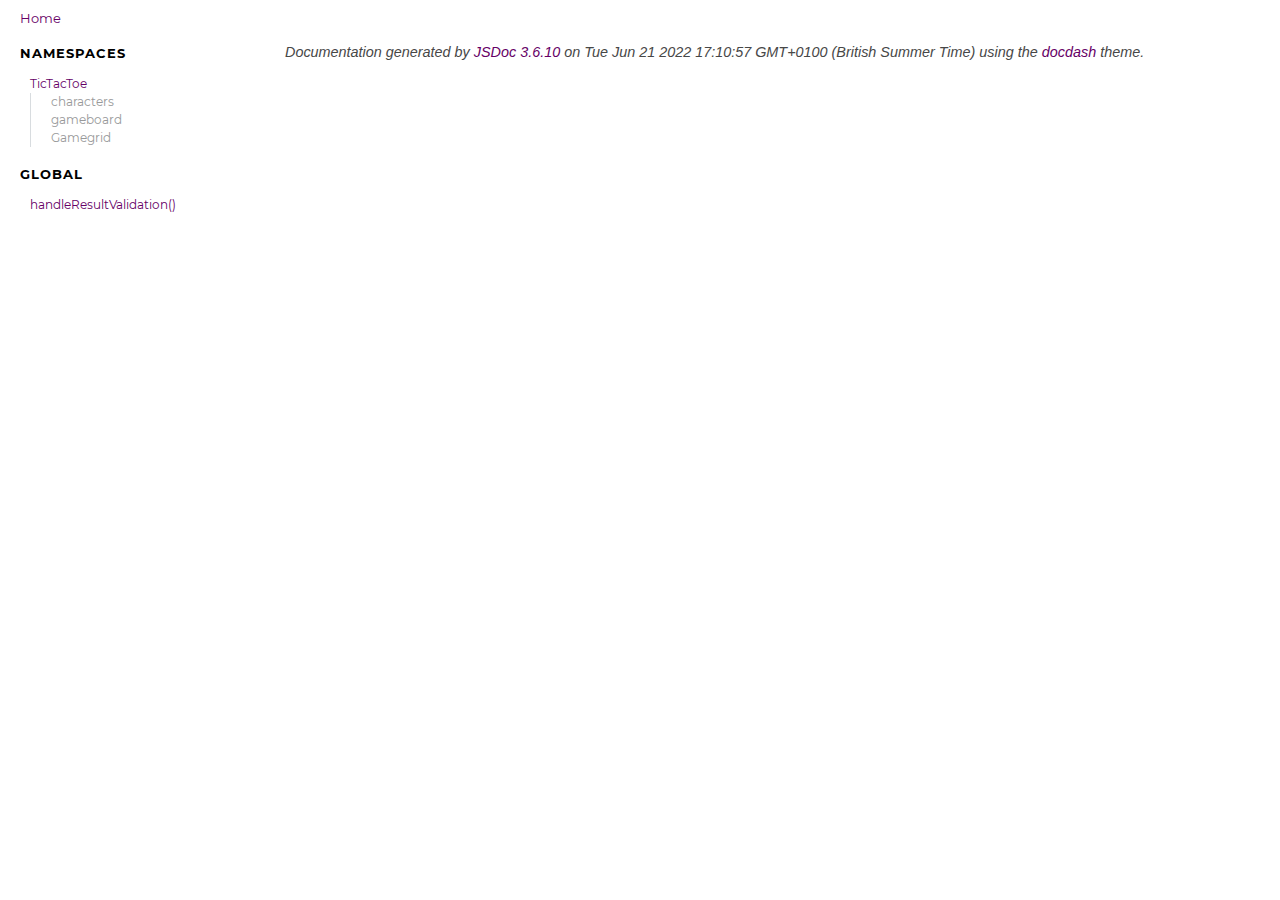
<file: docs/index.html>
<!DOCTYPE html>
<html lang="en">
<head>
    
    <meta charset="utf-8">
    <title>Home - Documentation</title>
    
    
    <script src="scripts/prettify/prettify.js"></script>
    <script src="scripts/prettify/lang-css.js"></script>
    <!--[if lt IE 9]>
      <script src="//html5shiv.googlecode.com/svn/trunk/html5.js"></script>
    <![endif]-->
    <link type="text/css" rel="stylesheet" href="styles/prettify.css">
    <link type="text/css" rel="stylesheet" href="styles/jsdoc.css">
    <script src="scripts/nav.js" defer></script>
    <meta name="viewport" content="width=device-width, initial-scale=1.0">
</head>
<body>

<input type="checkbox" id="nav-trigger" class="nav-trigger" />
<label for="nav-trigger" class="navicon-button x">
  <div class="navicon"></div>
</label>

<label for="nav-trigger" class="overlay"></label>

<nav >
    
    <h2><a href="index.html">Home</a></h2><h3>Namespaces</h3><ul><li><a href="TicTacToe.html">TicTacToe</a><ul class='methods'><li data-type='method'><a href="TicTacToe.html#.characters">characters</a></li><li data-type='method'><a href="TicTacToe.html#.gameboard">gameboard</a></li><li data-type='method'><a href="TicTacToe.html#.Gamegrid">Gamegrid</a></li></ul></li></ul><h3>Global</h3><ul><li><a href="global.html#handleResultValidation()">handleResultValidation()</a></li></ul>
</nav>

<div id="main">
    

    



    


    <section class="package">
        <h3> </h3>		
    </section>









    








    
    
</div>

<br class="clear">

<footer>
    Documentation generated by <a href="https://github.com/jsdoc3/jsdoc">JSDoc 3.6.10</a> on Tue Jun 21 2022 17:10:57 GMT+0100 (British Summer Time) using the <a href="https://github.com/clenemt/docdash">docdash</a> theme.
</footer>

<script>prettyPrint();</script>
<script src="scripts/polyfill.js"></script>
<script src="scripts/linenumber.js"></script>



</body>
</html>
</file>
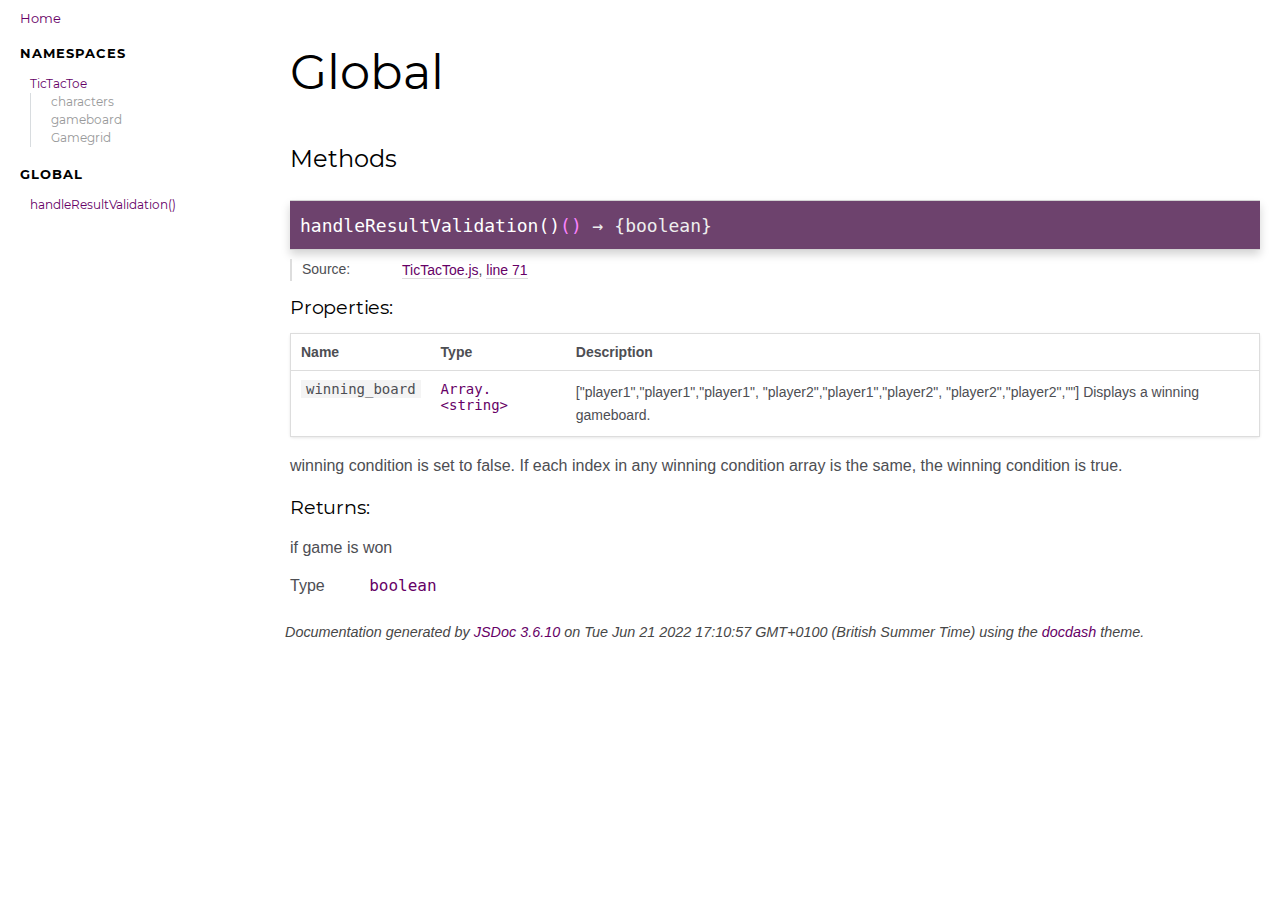
<file: docs/global.html>
<!DOCTYPE html>
<html lang="en">
<head>
    
    <meta charset="utf-8">
    <title>Global - Documentation</title>
    
    
    <script src="scripts/prettify/prettify.js"></script>
    <script src="scripts/prettify/lang-css.js"></script>
    <!--[if lt IE 9]>
      <script src="//html5shiv.googlecode.com/svn/trunk/html5.js"></script>
    <![endif]-->
    <link type="text/css" rel="stylesheet" href="styles/prettify.css">
    <link type="text/css" rel="stylesheet" href="styles/jsdoc.css">
    <script src="scripts/nav.js" defer></script>
    <meta name="viewport" content="width=device-width, initial-scale=1.0">
</head>
<body>

<input type="checkbox" id="nav-trigger" class="nav-trigger" />
<label for="nav-trigger" class="navicon-button x">
  <div class="navicon"></div>
</label>

<label for="nav-trigger" class="overlay"></label>

<nav >
    
    <h2><a href="index.html">Home</a></h2><h3>Namespaces</h3><ul><li><a href="TicTacToe.html">TicTacToe</a><ul class='methods'><li data-type='method'><a href="TicTacToe.html#.characters">characters</a></li><li data-type='method'><a href="TicTacToe.html#.gameboard">gameboard</a></li><li data-type='method'><a href="TicTacToe.html#.Gamegrid">Gamegrid</a></li></ul></li></ul><h3>Global</h3><ul><li><a href="global.html#handleResultValidation()">handleResultValidation()</a></li></ul>
</nav>

<div id="main">
    
    <h1 class="page-title">Global</h1>
    

    




<section>

<header>
    
        <h2>
        
        </h2>
        
    
</header>

<article>
    
        <div class="container-overview">
        
            

<dl class="details">

    

    

    

    

    

    

    

    

    

    

    

    

    

    

    

    
</dl>




            

            
        
        </div>
    

    

    

    
    
    

     

    

    

    
        <h3 class="subsection-title">Methods</h3>

        
            

    

    <h4 class="name" id="handleResultValidation()"><span class="type-signature"></span>handleResultValidation()<span class="signature">()</span><span class="type-signature"> &rarr; {boolean}</span></h4>

    




<dl class="details">

    
    <dt class="tag-source">Source:</dt>
    <dd class="tag-source"><ul class="dummy"><li>
        <a href="TicTacToe.js.html">TicTacToe.js</a>, <a href="TicTacToe.js.html#line71">line 71</a>
    </li></ul></dd>
    

    

    

    

    

    

    

    

    

    

    

    

    

    

    

    
</dl>



    <h5 class="subsection-title">Properties:</h5>

    

<table class="props">
    <thead>
    <tr>
        
        <th>Name</th>
        

        <th>Type</th>

        

        

        <th class="last">Description</th>
    </tr>
    </thead>

    <tbody>
    

        <tr>
            
                <td class="name"><code>winning_board</code></td>
            

            <td class="type">
            
                
<span class="param-type">Array.&lt;string></span>


            
            </td>

            

            

            <td class="description last"><p>[&quot;player1&quot;,&quot;player1&quot;,&quot;player1&quot;,
&quot;player2&quot;,&quot;player1&quot;,&quot;player2&quot;,
&quot;player2&quot;,&quot;player2&quot;,&quot;&quot;] Displays a winning gameboard.</p></td>
        </tr>

    
    </tbody>
</table>






<div class="description usertext">
    <p>winning condition is set to false.
If each index in any winning condition array is the same, the winning condition is true.</p>
</div>

























<h5>Returns:</h5>

        
<div class="param-desc">
    <p>if game is won</p>
</div>



<dl class="param-type">
    <dt>
        Type
    </dt>
    <dd>
        
<span class="param-type">boolean</span>


    </dd>
</dl>

    



        
    

    

    
</article>

</section>




    
    
</div>

<br class="clear">

<footer>
    Documentation generated by <a href="https://github.com/jsdoc3/jsdoc">JSDoc 3.6.10</a> on Tue Jun 21 2022 17:10:57 GMT+0100 (British Summer Time) using the <a href="https://github.com/clenemt/docdash">docdash</a> theme.
</footer>

<script>prettyPrint();</script>
<script src="scripts/polyfill.js"></script>
<script src="scripts/linenumber.js"></script>



</body>
</html>
</file>
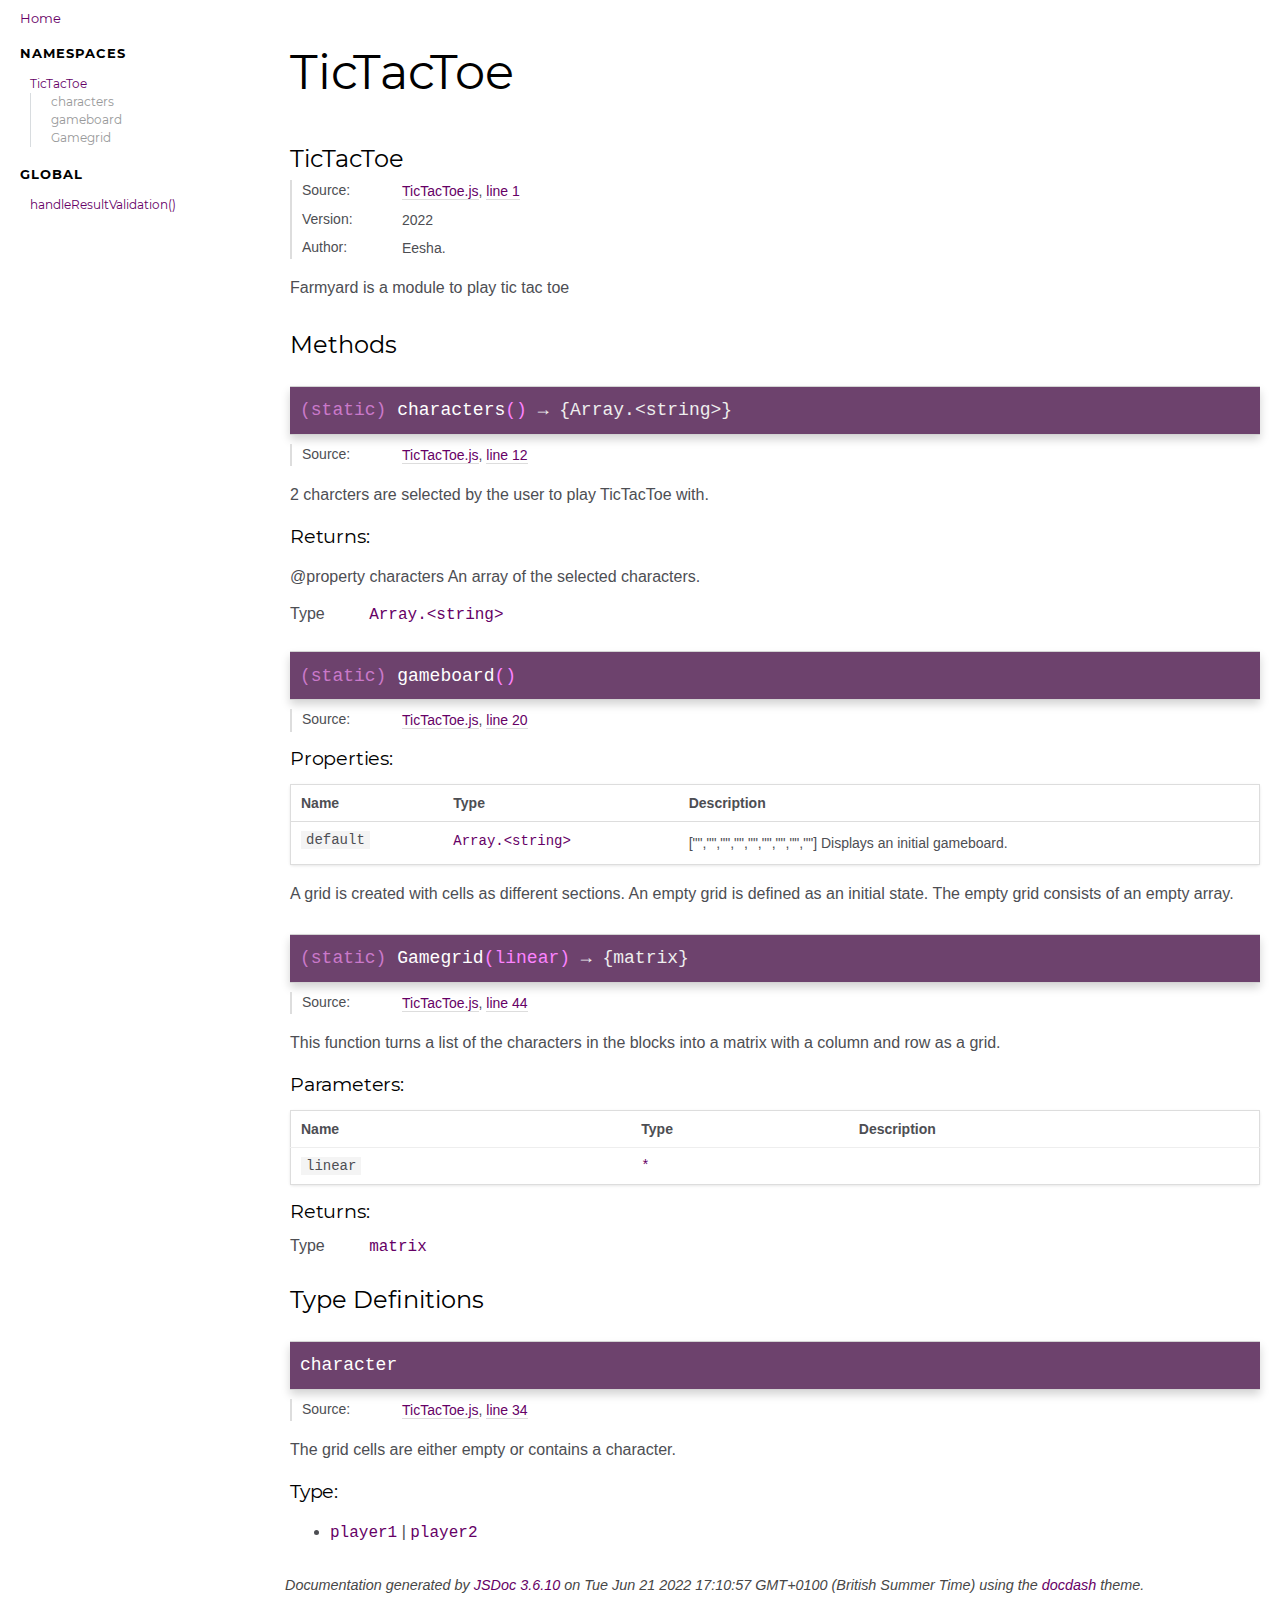
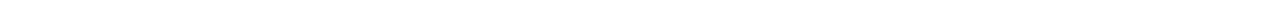
<file: docs/TicTacToe.html>
<!DOCTYPE html>
<html lang="en">
<head>
    
    <meta charset="utf-8">
    <title>TicTacToe - Documentation</title>
    
    
    <script src="scripts/prettify/prettify.js"></script>
    <script src="scripts/prettify/lang-css.js"></script>
    <!--[if lt IE 9]>
      <script src="//html5shiv.googlecode.com/svn/trunk/html5.js"></script>
    <![endif]-->
    <link type="text/css" rel="stylesheet" href="styles/prettify.css">
    <link type="text/css" rel="stylesheet" href="styles/jsdoc.css">
    <script src="scripts/nav.js" defer></script>
    <meta name="viewport" content="width=device-width, initial-scale=1.0">
</head>
<body>

<input type="checkbox" id="nav-trigger" class="nav-trigger" />
<label for="nav-trigger" class="navicon-button x">
  <div class="navicon"></div>
</label>

<label for="nav-trigger" class="overlay"></label>

<nav >
    
    <h2><a href="index.html">Home</a></h2><h3>Namespaces</h3><ul><li><a href="TicTacToe.html">TicTacToe</a><ul class='methods'><li data-type='method'><a href="TicTacToe.html#.characters">characters</a></li><li data-type='method'><a href="TicTacToe.html#.gameboard">gameboard</a></li><li data-type='method'><a href="TicTacToe.html#.Gamegrid">Gamegrid</a></li></ul></li></ul><h3>Global</h3><ul><li><a href="global.html#handleResultValidation()">handleResultValidation()</a></li></ul>
</nav>

<div id="main">
    
    <h1 class="page-title">TicTacToe</h1>
    

    




<section>

<header>
    
        <h2>
        TicTacToe
        </h2>
        
    
</header>

<article>
    
        <div class="container-overview">
        
            

<dl class="details">

    
    <dt class="tag-source">Source:</dt>
    <dd class="tag-source"><ul class="dummy"><li>
        <a href="TicTacToe.js.html">TicTacToe.js</a>, <a href="TicTacToe.js.html#line1">line 1</a>
    </li></ul></dd>
    

    
    <dt class="tag-version">Version:</dt>
    <dd class="tag-version"><ul class="dummy"><li>2022</li></ul></dd>
    

    

    

    

    

    

    

    

    
    <dt class="tag-author">Author:</dt>
    <dd class="tag-author">
        <ul>
            <li>Eesha.</li>
        </ul>
    </dd>
    

    

    

    

    

    

    
</dl>




            
                <div class="description usertext"><p>Farmyard is a module to play tic tac toe</p></div>
            

            
        
        </div>
    

    

    

    
    
    

     

    

    

    
        <h3 class="subsection-title">Methods</h3>

        
            

    

    <h4 class="name" id=".characters"><span class="type-signature">(static) </span>characters<span class="signature">()</span><span class="type-signature"> &rarr; {Array.&lt;string>}</span></h4>

    




<dl class="details">

    
    <dt class="tag-source">Source:</dt>
    <dd class="tag-source"><ul class="dummy"><li>
        <a href="TicTacToe.js.html">TicTacToe.js</a>, <a href="TicTacToe.js.html#line12">line 12</a>
    </li></ul></dd>
    

    

    

    

    

    

    

    

    

    

    

    

    

    

    

    
</dl>





<div class="description usertext">
    <p>2 charcters are selected by the user to play TicTacToe with.</p>
</div>

























<h5>Returns:</h5>

        
<div class="param-desc">
    <p>@property  characters An array of the selected characters.</p>
</div>



<dl class="param-type">
    <dt>
        Type
    </dt>
    <dd>
        
<span class="param-type">Array.&lt;string></span>


    </dd>
</dl>

    



        
            

    

    <h4 class="name" id=".gameboard"><span class="type-signature">(static) </span>gameboard<span class="signature">()</span><span class="type-signature"></span></h4>

    




<dl class="details">

    
    <dt class="tag-source">Source:</dt>
    <dd class="tag-source"><ul class="dummy"><li>
        <a href="TicTacToe.js.html">TicTacToe.js</a>, <a href="TicTacToe.js.html#line20">line 20</a>
    </li></ul></dd>
    

    

    

    

    

    

    

    

    

    

    

    

    

    

    

    
</dl>



    <h5 class="subsection-title">Properties:</h5>

    

<table class="props">
    <thead>
    <tr>
        
        <th>Name</th>
        

        <th>Type</th>

        

        

        <th class="last">Description</th>
    </tr>
    </thead>

    <tbody>
    

        <tr>
            
                <td class="name"><code>default</code></td>
            

            <td class="type">
            
                
<span class="param-type">Array.&lt;string></span>


            
            </td>

            

            

            <td class="description last"><p>[&quot;&quot;,&quot;&quot;,&quot;&quot;,&quot;&quot;,&quot;&quot;,&quot;&quot;,&quot;&quot;,&quot;&quot;,&quot;&quot;] Displays an initial gameboard.</p></td>
        </tr>

    
    </tbody>
</table>






<div class="description usertext">
    <p>A grid is created with cells as different sections.
An empty grid is defined as an initial state.
The empty grid consists of an empty array.</p>
</div>




























        
            

    

    <h4 class="name" id=".Gamegrid"><span class="type-signature">(static) </span>Gamegrid<span class="signature">(linear)</span><span class="type-signature"> &rarr; {matrix}</span></h4>

    




<dl class="details">

    
    <dt class="tag-source">Source:</dt>
    <dd class="tag-source"><ul class="dummy"><li>
        <a href="TicTacToe.js.html">TicTacToe.js</a>, <a href="TicTacToe.js.html#line44">line 44</a>
    </li></ul></dd>
    

    

    

    

    

    

    

    

    

    

    

    

    

    

    

    
</dl>





<div class="description usertext">
    <p>This function turns a list of the characters in the blocks into a matrix with a column and row as a grid.</p>
</div>











    <h5>Parameters:</h5>
    

<table class="params">
    <thead>
    <tr>
        
        <th>Name</th>
        

        <th>Type</th>

        

        

        <th class="last">Description</th>
    </tr>
    </thead>

    <tbody>
    

        <tr>
            
                <td class="name"><code>linear</code></td>
            

            <td class="type">
            
                
<span class="param-type">*</span>


            
            </td>

            

            

            <td class="description last"></td>
        </tr>

    
    </tbody>
</table>
















<h5>Returns:</h5>

        


<dl class="param-type">
    <dt>
        Type
    </dt>
    <dd>
        
<span class="param-type">matrix</span>


    </dd>
</dl>

    



        
    

    
        <h3 class="subsection-title">Type Definitions</h3>

        
                
<h4 class="name" id=".character">character</h4>





<dl class="details">

    
    <dt class="tag-source">Source:</dt>
    <dd class="tag-source"><ul class="dummy"><li>
        <a href="TicTacToe.js.html">TicTacToe.js</a>, <a href="TicTacToe.js.html#line34">line 34</a>
    </li></ul></dd>
    

    

    

    

    

    

    

    

    

    

    

    

    

    

    

    
</dl>





<div class="description usertext">
    <p>The grid cells are either empty or contains a character.</p>
</div>



    <h5>Type:</h5>
    <ul>
        <li>
            
<span class="param-type">player1</span>
|

<span class="param-type">player2</span>


        </li>
    </ul>






            
    

    
</article>

</section>




    
    
</div>

<br class="clear">

<footer>
    Documentation generated by <a href="https://github.com/jsdoc3/jsdoc">JSDoc 3.6.10</a> on Tue Jun 21 2022 17:10:57 GMT+0100 (British Summer Time) using the <a href="https://github.com/clenemt/docdash">docdash</a> theme.
</footer>

<script>prettyPrint();</script>
<script src="scripts/polyfill.js"></script>
<script src="scripts/linenumber.js"></script>



</body>
</html>
</file>
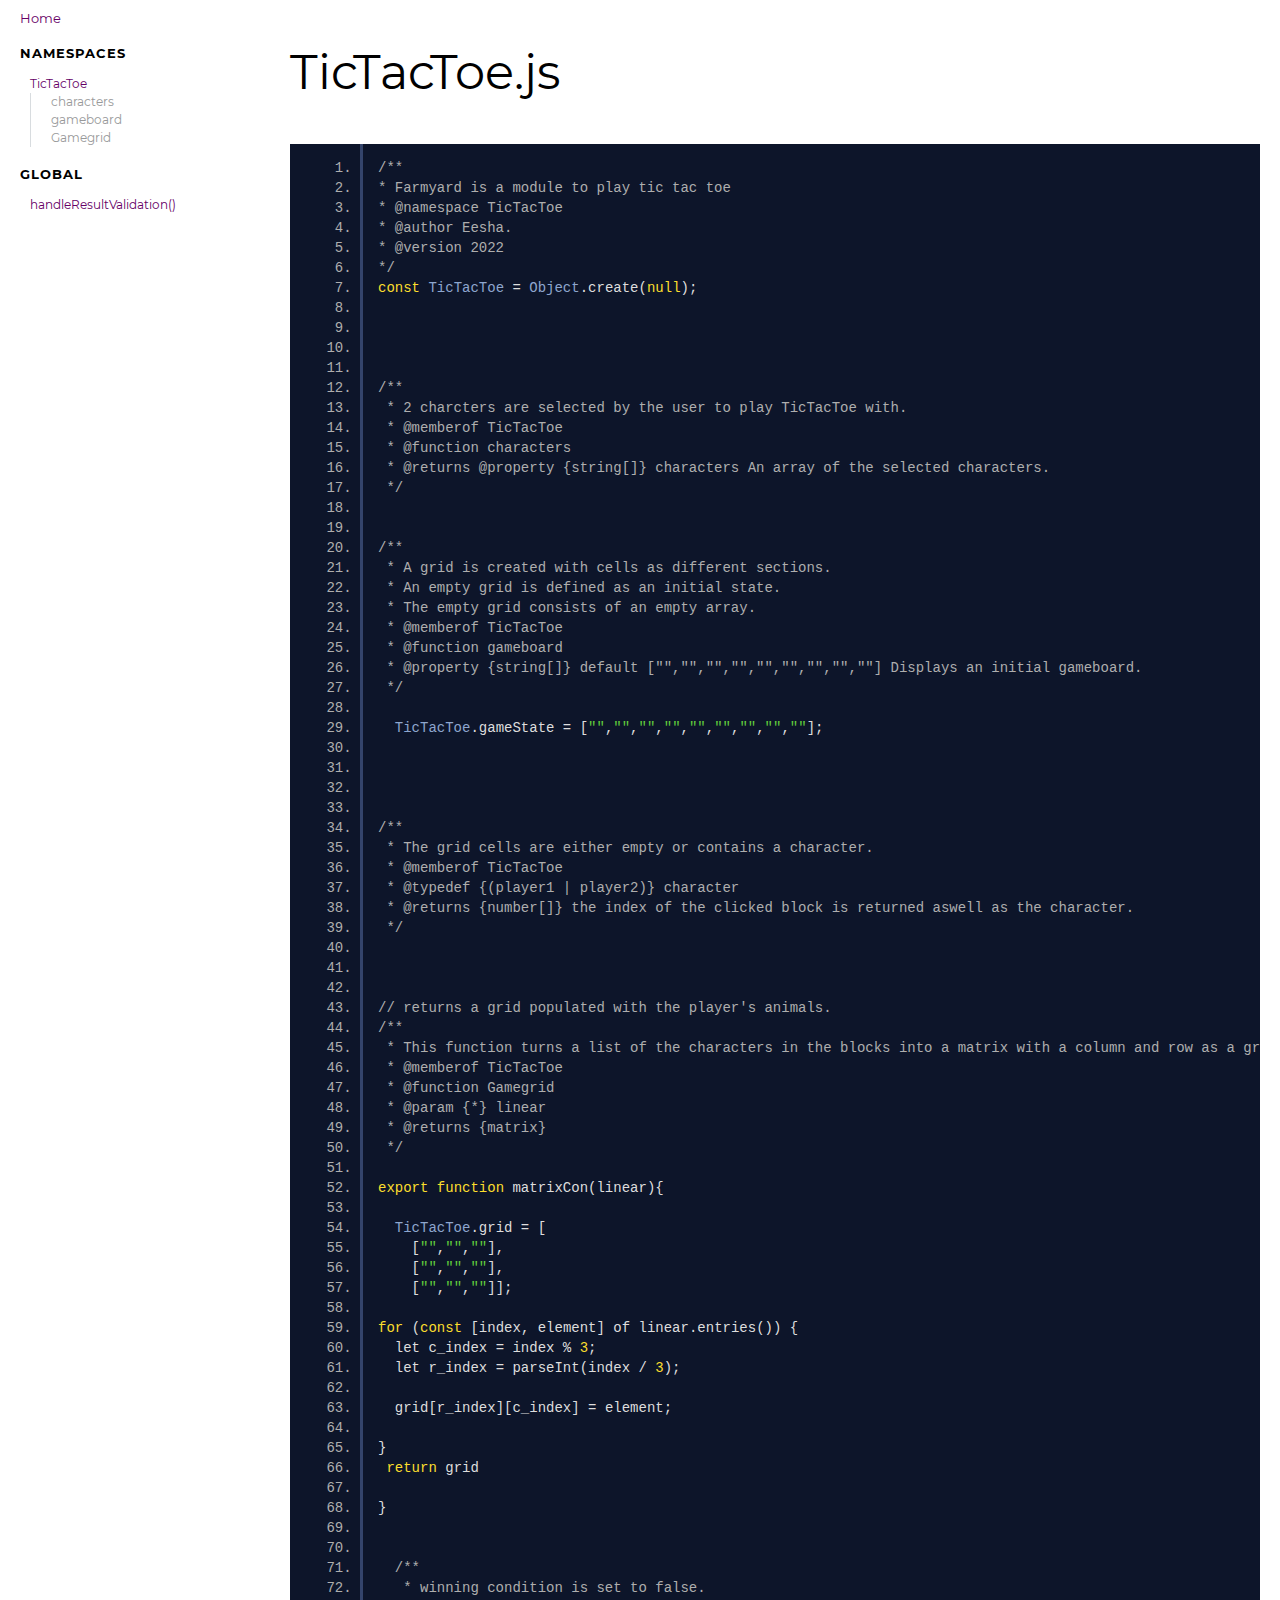
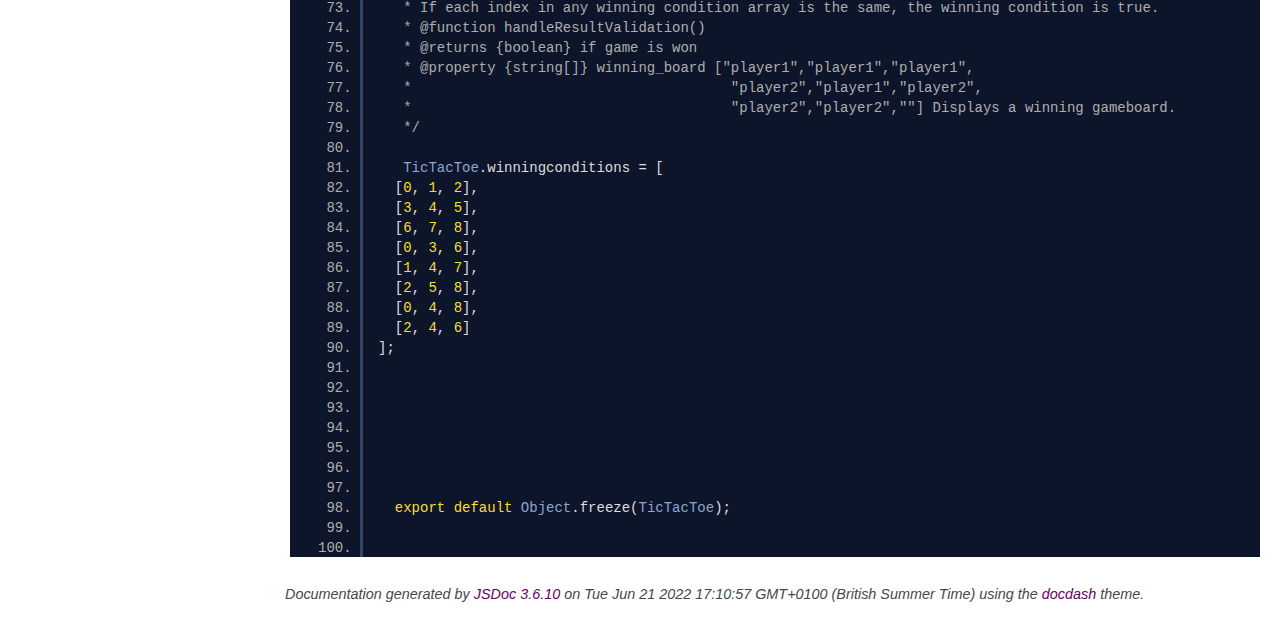
<file: docs/TicTacToe.js.html>
<!DOCTYPE html>
<html lang="en">
<head>
    
    <meta charset="utf-8">
    <title>TicTacToe.js - Documentation</title>
    
    
    <script src="scripts/prettify/prettify.js"></script>
    <script src="scripts/prettify/lang-css.js"></script>
    <!--[if lt IE 9]>
      <script src="//html5shiv.googlecode.com/svn/trunk/html5.js"></script>
    <![endif]-->
    <link type="text/css" rel="stylesheet" href="styles/prettify.css">
    <link type="text/css" rel="stylesheet" href="styles/jsdoc.css">
    <script src="scripts/nav.js" defer></script>
    <meta name="viewport" content="width=device-width, initial-scale=1.0">
</head>
<body>

<input type="checkbox" id="nav-trigger" class="nav-trigger" />
<label for="nav-trigger" class="navicon-button x">
  <div class="navicon"></div>
</label>

<label for="nav-trigger" class="overlay"></label>

<nav >
    
    <h2><a href="index.html">Home</a></h2><h3>Namespaces</h3><ul><li><a href="TicTacToe.html">TicTacToe</a><ul class='methods'><li data-type='method'><a href="TicTacToe.html#.characters">characters</a></li><li data-type='method'><a href="TicTacToe.html#.gameboard">gameboard</a></li><li data-type='method'><a href="TicTacToe.html#.Gamegrid">Gamegrid</a></li></ul></li></ul><h3>Global</h3><ul><li><a href="global.html#handleResultValidation()">handleResultValidation()</a></li></ul>
</nav>

<div id="main">
    
    <h1 class="page-title">TicTacToe.js</h1>
    

    



    
    <section>
        <article>
            <pre class="prettyprint source linenums"><code>/**
* Farmyard is a module to play tic tac toe
* @namespace TicTacToe
* @author Eesha.
* @version 2022
*/
const TicTacToe = Object.create(null);




/**
 * 2 charcters are selected by the user to play TicTacToe with.
 * @memberof TicTacToe
 * @function characters
 * @returns @property {string[]} characters An array of the selected characters.
 */


/**
 * A grid is created with cells as different sections.
 * An empty grid is defined as an initial state.
 * The empty grid consists of an empty array.
 * @memberof TicTacToe
 * @function gameboard
 * @property {string[]} default ["","","","","","","","",""] Displays an initial gameboard.
 */

  TicTacToe.gameState = ["","","","","","","","",""];


 

/**
 * The grid cells are either empty or contains a character.
 * @memberof TicTacToe
 * @typedef {(player1 | player2)} character
 * @returns {number[]} the index of the clicked block is returned aswell as the character.
 */



// returns a grid populated with the player's animals.
/**
 * This function turns a list of the characters in the blocks into a matrix with a column and row as a grid.
 * @memberof TicTacToe
 * @function Gamegrid
 * @param {*} linear
 * @returns {matrix}
 */

export function matrixCon(linear){

  TicTacToe.grid = [
    ["","",""],
    ["","",""],
    ["","",""]];

for (const [index, element] of linear.entries()) {
  let c_index = index % 3;
  let r_index = parseInt(index / 3);

  grid[r_index][c_index] = element;

}
 return grid

}


  /**
   * winning condition is set to false.
   * If each index in any winning condition array is the same, the winning condition is true.
   * @function handleResultValidation()
   * @returns {boolean} if game is won
   * @property {string[]} winning_board ["player1","player1","player1",
   *                                      "player2","player1","player2",
   *                                      "player2","player2",""] Displays a winning gameboard.
   */

   TicTacToe.winningconditions = [
  [0, 1, 2],
  [3, 4, 5],
  [6, 7, 8],
  [0, 3, 6],
  [1, 4, 7],
  [2, 5, 8],
  [0, 4, 8],
  [2, 4, 6]
];







  export default Object.freeze(TicTacToe);


</code></pre>
        </article>
    </section>




    
    
</div>

<br class="clear">

<footer>
    Documentation generated by <a href="https://github.com/jsdoc3/jsdoc">JSDoc 3.6.10</a> on Tue Jun 21 2022 17:10:57 GMT+0100 (British Summer Time) using the <a href="https://github.com/clenemt/docdash">docdash</a> theme.
</footer>

<script>prettyPrint();</script>
<script src="scripts/polyfill.js"></script>
<script src="scripts/linenumber.js"></script>



</body>
</html>
</file>
<file: docs/styles/prettify.css>
.pln {
  color: #ddd;
}

/* string content */
.str {
  color: #61ce3c;
}

/* a keyword */
.kwd {
  color: #fbde2d;
}

/* a comment */
.com {
  color: #aeaeae;
}

/* a type name */
.typ {
  color: #8da6ce;
}

/* a literal value */
.lit {
  color: #fbde2d;
}

/* punctuation */
.pun {
  color: #ddd;
}

/* lisp open bracket */
.opn {
  color: #000000;
}

/* lisp close bracket */
.clo {
  color: #000000;
}

/* a markup tag name */
.tag {
  color: #8da6ce;
}

/* a markup attribute name */
.atn {
  color: #fbde2d;
}

/* a markup attribute value */
.atv {
  color: #ddd;
}

/* a declaration */
.dec {
  color: #EF5050;
}

/* a variable name */
.var {
  color: #c82829;
}

/* a function name */
.fun {
  color: #4271ae;
}

/* Specify class=linenums on a pre to get line numbering */
ol.linenums {
  margin-top: 0;
  margin-bottom: 0;
}
</file>
<file: docs/styles/jsdoc.css>
* {
  box-sizing: border-box
}

html, body {
  height: 100%;
  width: 100%;
}

body {
  color: #4d4e53;
  background-color: white;
  margin: 0 auto;
  padding: 0 20px;
  font-family: 'Helvetica Neue', Helvetica, sans-serif;
  font-size: 16px;
}

img {
  max-width: 100%;
}

a,
a:active {
  color: #606;
  text-decoration: none;
}

a:hover {
  text-decoration: none;
}

article a {
  border-bottom: 1px solid #ddd;
}

article a:hover, article a:active {
  border-bottom-color: #222;
}

article .description a {
    word-break: break-word;
}

p, ul, ol, blockquote {
  margin-bottom: 1em;
  line-height: 160%;
}

h1, h2, h3, h4, h5, h6 {
  font-family: 'Montserrat', sans-serif;
}

h1, h2, h3, h4, h5, h6 {
  color: #000;
  font-weight: 400;
  margin: 0;
}

h1 {
  font-weight: 300;
  font-size: 48px;
  margin: 1em 0 .5em;
}

h1.page-title {
  font-size: 48px;
  margin: 1em 30px;
  line-height: 100%;
  word-wrap: break-word;
}

h2 {
  font-size: 24px;
  margin: 1.5em 0 .3em;
}

h3 {
  font-size: 24px;
  margin: 1.2em 0 .3em;
}

h4 {
  font-size: 18px;
  margin: 1em 0 .2em;
  color: #4d4e53;
}

h4.name {
  color: #fff;
  background: #6d426d;
  box-shadow: 0 .25em .5em #d3d3d3;
  border-top: 1px solid #d3d3d3;
  border-bottom: 1px solid #d3d3d3;
  margin: 1.5em 0 0.5em;
  padding: .75em 0 .75em 10px;
}

h4.name a {
  color: #fc83ff;
}

h4.name a:hover {
  border-bottom-color: #fc83ff;
}

h5, .container-overview .subsection-title {
  font-size: 120%;
  letter-spacing: -0.01em;
  margin: 8px 0 3px 0;
}

h6 {
  font-size: 100%;
  letter-spacing: -0.01em;
  margin: 6px 0 3px 0;
  font-style: italic;
}

.usertext h1 {
  font-family: "Source Sans Pro";
  font-size: 24px;
  margin: 2.5em 0 1em;
  font-weight: 400;
}

.usertext h2 {
  font-family: "Source Sans Pro";
  font-size: 18px;
  margin: 2em 0 0.5em;
  font-weight: 400;

}

.usertext h3 {
  font-family: "Source Sans Pro";
  font-size: 15px;
  margin: 1.5em 0 0;
  font-weight: 400;
}

.usertext h4 {
  font-family: "Source Sans Pro";
  font-size: 14px;
  margin: 0 0 0;
  font-weight: 400;
}

.usertext h5 {
  font-size: 12px;
  margin: 1em 0 0;
  font-weight: normal;
  color: #666;
}

.usertext h6 {
  font-size: 11px;
  margin: 1em 0 0;
  font-weight: normal;
  font-style: normal;
  color: #666;
}


tt, code, kbd, samp {
  font-family: Consolas, Monaco, 'Andale Mono', monospace;
  background: #f4f4f4;
  padding: 1px 5px;
}

.class-description {
  font-size: 130%;
  line-height: 140%;
  margin-bottom: 1em;
  margin-top: 1em;
}

.class-description:empty {
  margin: 0
}

#main {
  float: right;
  width: calc(100% - 240px);
}

header {
  display: block
}

section {
  display: block;
  background-color: #fff;
  padding: 0 0 0 30px;
}

.variation {
  display: none
}

.signature-attributes {
  font-size: 60%;
  color: #eee;
  font-style: italic;
  font-weight: lighter;
}

nav {
  float: left;
  display: block;
  width: 250px;
  background: #fff;
  overflow: auto;
  position: fixed;
  height: 100%;
}

nav #nav-search{
    width: 210px;
    height: 30px;
    padding: 5px 10px;
    font-size: 12px;
    line-height: 1.5;
    border-radius: 3px;
    margin-right: 20px;
    margin-top: 20px;
}

nav.wrap a{
    word-wrap: break-word;
}

nav h3 {
  margin-top: 12px;
  font-size: 13px;
  text-transform: uppercase;
  letter-spacing: 1px;
  font-weight: 700;
  line-height: 24px;
  margin: 15px 0 10px;
  padding: 0;
  color: #000;
}

nav ul {
  font-family: 'Lucida Grande', 'Lucida Sans Unicode', arial, sans-serif;
  font-size: 100%;
  line-height: 17px;
  padding: 0;
  margin: 0;
  list-style-type: none;
}

nav ul a,
nav ul a:active {
  font-family: 'Montserrat', sans-serif;
  line-height: 18px;
  padding: 0;
  display: block;
  font-size: 12px;
}

nav a:hover,
nav a:active {
  color: #606;
}

nav > ul {
  padding: 0 10px;
}

nav > ul > li > a {
  color: #606;
  margin-top: 10px;
}

nav ul ul a {
  color: hsl(207, 1%, 60%);
  border-left: 1px solid hsl(207, 10%, 86%);
}

nav ul ul a,
nav ul ul a:active {
  padding-left: 20px
}

nav h2 {
   font-size: 13px;
   margin: 10px 0 0 0;
   padding: 0;
}

nav > h2 > a {
   margin: 10px 0 -10px;
   color: #606 !important;
}

footer {
  color: hsl(0, 0%, 28%);
  margin-left: 250px;
  display: block;
  padding: 15px;
  font-style: italic;
  font-size: 90%;
}

.ancestors {
  color: #999
}

.ancestors a {
   color: #999 !important;
}

.clear {
  clear: both
}

.important {
  font-weight: bold;
  color: #950B02;
}

.yes-def {
  text-indent: -1000px
}

.type-signature {
  color: #CA79CA
}

.type-signature:last-child {
  color: #eee;
}

.name, .signature {
  font-family: Consolas, Monaco, 'Andale Mono', monospace
}

.signature {
    color: #fc83ff;
}

.details {
  margin-top: 6px;
  border-left: 2px solid #DDD;
  line-height: 20px;
  font-size: 14px;
}

.details dt {
   width: auto;
   float: left;
   padding-left: 10px;
}

.details dd {
   margin-left: 70px;
   margin-top: 6px;
   margin-bottom: 6px;
}

.details ul {
   margin: 0
}

.details ul {
   list-style-type: none
}

.details pre.prettyprint {
   margin: 0
}

.details .object-value {
   padding-top: 0
}

.description {
  margin-bottom: 1em;
  margin-top: 1em;
}

.code-caption {
  font-style: italic;
  font-size: 107%;
  margin: 0;
}

.prettyprint {
  font-size: 14px;
  overflow: auto;
}

.prettyprint.source {
  width: inherit;
  line-height: 18px;
  display: block;
  background-color: #0d152a;
  color: #aeaeae;
}

.prettyprint code {
  line-height: 18px;
  display: block;
  background-color: #0d152a;
  color: #4D4E53;
}

.prettyprint > code {
  padding: 15px;
}

.prettyprint .linenums code {
  padding: 0 15px
}

.prettyprint .linenums li:first-of-type code {
  padding-top: 15px
}

.prettyprint code span.line {
  display: inline-block
}

.prettyprint.linenums {
  padding-left: 70px;
  -webkit-user-select: none;
  -moz-user-select: none;
  -ms-user-select: none;
  user-select: none;
}

.prettyprint.linenums ol {
   padding-left: 0
}

.prettyprint.linenums li {
   border-left: 3px #34446B solid;
}

.prettyprint.linenums li.selected, .prettyprint.linenums li.selected * {
   background-color: #34446B;
}

.prettyprint.linenums li * {
   -webkit-user-select: text;
   -moz-user-select: text;
   -ms-user-select: text;
   user-select: text;
}

.prettyprint.linenums li code:empty:after {
  content:"";
  display:inline-block;
  width:0px;
}

table {
  border-spacing: 0;
  border: 1px solid #ddd;
  border-collapse: collapse;
  border-radius: 3px;
  box-shadow: 0 1px 3px rgba(0,0,0,0.1);
  width: 100%;
  font-size: 14px;
  margin: 1em 0;
}

td, th {
   margin: 0px;
   text-align: left;
   vertical-align: top;
   padding: 10px;
   display: table-cell;
}

thead tr, thead tr {
   background-color: #fff;
   font-weight: bold;
   border-bottom: 1px solid #ddd;
}

.params .type {
  white-space: nowrap;
}

.params code {
  white-space: pre;
}

.params td, .params .name, .props .name, .name code {
   color: #4D4E53;
   font-family: Consolas, Monaco, 'Andale Mono', monospace;
   font-size: 100%;
}

.params td {
   border-top: 1px solid #eee
}

.params td.description > p:first-child, .props td.description > p:first-child {
   margin-top: 0;
   padding-top: 0;
}

.params td.description > p:last-child, .props td.description > p:last-child {
   margin-bottom: 0;
   padding-bottom: 0;
}

span.param-type, .params td .param-type, .param-type dd {
   color: #606;
  font-family: Consolas, Monaco, 'Andale Mono', monospace
}

.param-type dt, .param-type dd {
  display: inline-block
}

.param-type {
  margin: 14px 0;
}

.disabled {
  color: #454545
}

/* navicon button */
.navicon-button {
  display: none;
  position: relative;
  padding: 2.0625rem 1.5rem;
  transition: 0.25s;
  cursor: pointer;
  -webkit-user-select: none;
     -moz-user-select: none;
      -ms-user-select: none;
          user-select: none;
  opacity: .8;
}
.navicon-button .navicon:before, .navicon-button .navicon:after {
  transition: 0.25s;
}
.navicon-button:hover {
  transition: 0.5s;
  opacity: 1;
}
.navicon-button:hover .navicon:before, .navicon-button:hover .navicon:after {
  transition: 0.25s;
}
.navicon-button:hover .navicon:before {
  top: .825rem;
}
.navicon-button:hover .navicon:after {
  top: -.825rem;
}

/* navicon */
.navicon {
  position: relative;
  width: 2.5em;
  height: .3125rem;
  background: #000;
  transition: 0.3s;
  border-radius: 2.5rem;
}
.navicon:before, .navicon:after {
  display: block;
  content: "";
  height: .3125rem;
  width: 2.5rem;
  background: #000;
  position: absolute;
  z-index: -1;
  transition: 0.3s 0.25s;
  border-radius: 1rem;
}
.navicon:before {
  top: .625rem;
}
.navicon:after {
  top: -.625rem;
}

/* open */
.nav-trigger:checked + label:not(.steps) .navicon:before,
.nav-trigger:checked + label:not(.steps) .navicon:after {
  top: 0 !important;
}

.nav-trigger:checked + label .navicon:before,
.nav-trigger:checked + label .navicon:after {
  transition: 0.5s;
}

/* Minus */
.nav-trigger:checked + label {
  -webkit-transform: scale(0.75);
          transform: scale(0.75);
}

/* × and + */
.nav-trigger:checked + label.plus .navicon,
.nav-trigger:checked + label.x .navicon {
  background: transparent;
}

.nav-trigger:checked + label.plus .navicon:before,
.nav-trigger:checked + label.x .navicon:before {
  -webkit-transform: rotate(-45deg);
          transform: rotate(-45deg);
  background: #FFF;
}

.nav-trigger:checked + label.plus .navicon:after,
.nav-trigger:checked + label.x .navicon:after {
  -webkit-transform: rotate(45deg);
          transform: rotate(45deg);
  background: #FFF;
}

.nav-trigger:checked + label.plus {
  -webkit-transform: scale(0.75) rotate(45deg);
          transform: scale(0.75) rotate(45deg);
}

.nav-trigger:checked ~ nav {
  left: 0 !important;
}

.nav-trigger:checked ~ .overlay {
  display: block;
}

.nav-trigger {
  position: fixed;
  top: 0;
  clip: rect(0, 0, 0, 0);
}

.overlay {
  display: none;
  position: fixed;
  top: 0;
  bottom: 0;
  left: 0;
  right: 0;
  width: 100%;
  height: 100%;
  background: hsla(0, 0%, 0%, 0.5);
  z-index: 1;
}

/* nav level */
.level-hide {
    display: none;
}
html[data-search-mode] .level-hide {
    display: block;
}


@media only screen and (max-width: 680px) {
  body {
    overflow-x: hidden;
  }

  nav {
    background: #FFF;
    width: 250px;
    height: 100%;
    position: fixed;
    top: 0;
    right: 0;
    bottom: 0;
    left: -250px;
    z-index: 3;
    padding: 0 10px;
    transition: left 0.2s;
  }

  .navicon-button {
    display: inline-block;
    position: fixed;
    top: 1.5em;
    right: 0;
    z-index: 2;
  }

  #main {
    width: 100%;
  }

  #main h1.page-title {
    margin: 1em 0;
  }

  #main section {
    padding: 0;
  }

  footer {
    margin-left: 0;
  }
}

/** Add a '#' to static members */
[data-type="member"] a::before {
  content: '#';
  display: inline-block;
  margin-left: -14px;
  margin-right: 5px;
}

#disqus_thread{
    margin-left: 30px;
}

@font-face {
  font-family: 'Montserrat';
  font-style: normal;
  font-weight: 400;
  src: url('../fonts/Montserrat/Montserrat-Regular.eot'); /* IE9 Compat Modes */
  src: url('../fonts/Montserrat/Montserrat-Regular.eot?#iefix') format('embedded-opentype'), /* IE6-IE8 */
       url('../fonts/Montserrat/Montserrat-Regular.woff2') format('woff2'), /* Super Modern Browsers */
       url('../fonts/Montserrat/Montserrat-Regular.woff') format('woff'), /* Pretty Modern Browsers */
       url('../fonts/Montserrat/Montserrat-Regular.ttf')  format('truetype'); /* Safari, Android, iOS */
}

@font-face {
  font-family: 'Montserrat';
  font-style: normal;
  font-weight: 700;
  src: url('../fonts/Montserrat/Montserrat-Bold.eot'); /* IE9 Compat Modes */
  src: url('../fonts/Montserrat/Montserrat-Bold.eot?#iefix') format('embedded-opentype'), /* IE6-IE8 */
       url('../fonts/Montserrat/Montserrat-Bold.woff2') format('woff2'), /* Super Modern Browsers */
       url('../fonts/Montserrat/Montserrat-Bold.woff') format('woff'), /* Pretty Modern Browsers */
       url('../fonts/Montserrat/Montserrat-Bold.ttf')  format('truetype'); /* Safari, Android, iOS */
}

@font-face {
    font-family: 'Source Sans Pro';
    src: url('../fonts/Source-Sans-Pro/sourcesanspro-regular-webfont.eot');
    src: url('../fonts/Source-Sans-Pro/sourcesanspro-regular-webfont.eot?#iefix') format('embedded-opentype'),
         url('../fonts/Source-Sans-Pro/sourcesanspro-regular-webfont.woff2') format('woff2'),
         url('../fonts/Source-Sans-Pro/sourcesanspro-regular-webfont.woff') format('woff'),
         url('../fonts/Source-Sans-Pro/sourcesanspro-regular-webfont.ttf') format('truetype'),
         url('../fonts/Source-Sans-Pro/sourcesanspro-regular-webfont.svg#source_sans_proregular') format('svg');
    font-weight: 400;
    font-style: normal;
}

@font-face {
    font-family: 'Source Sans Pro';
    src: url('../fonts/Source-Sans-Pro/sourcesanspro-light-webfont.eot');
    src: url('../fonts/Source-Sans-Pro/sourcesanspro-light-webfont.eot?#iefix') format('embedded-opentype'),
         url('../fonts/Source-Sans-Pro/sourcesanspro-light-webfont.woff2') format('woff2'),
         url('../fonts/Source-Sans-Pro/sourcesanspro-light-webfont.woff') format('woff'),
         url('../fonts/Source-Sans-Pro/sourcesanspro-light-webfont.ttf') format('truetype'),
         url('../fonts/Source-Sans-Pro/sourcesanspro-light-webfont.svg#source_sans_prolight') format('svg');
    font-weight: 300;
    font-style: normal;

}
</file>
